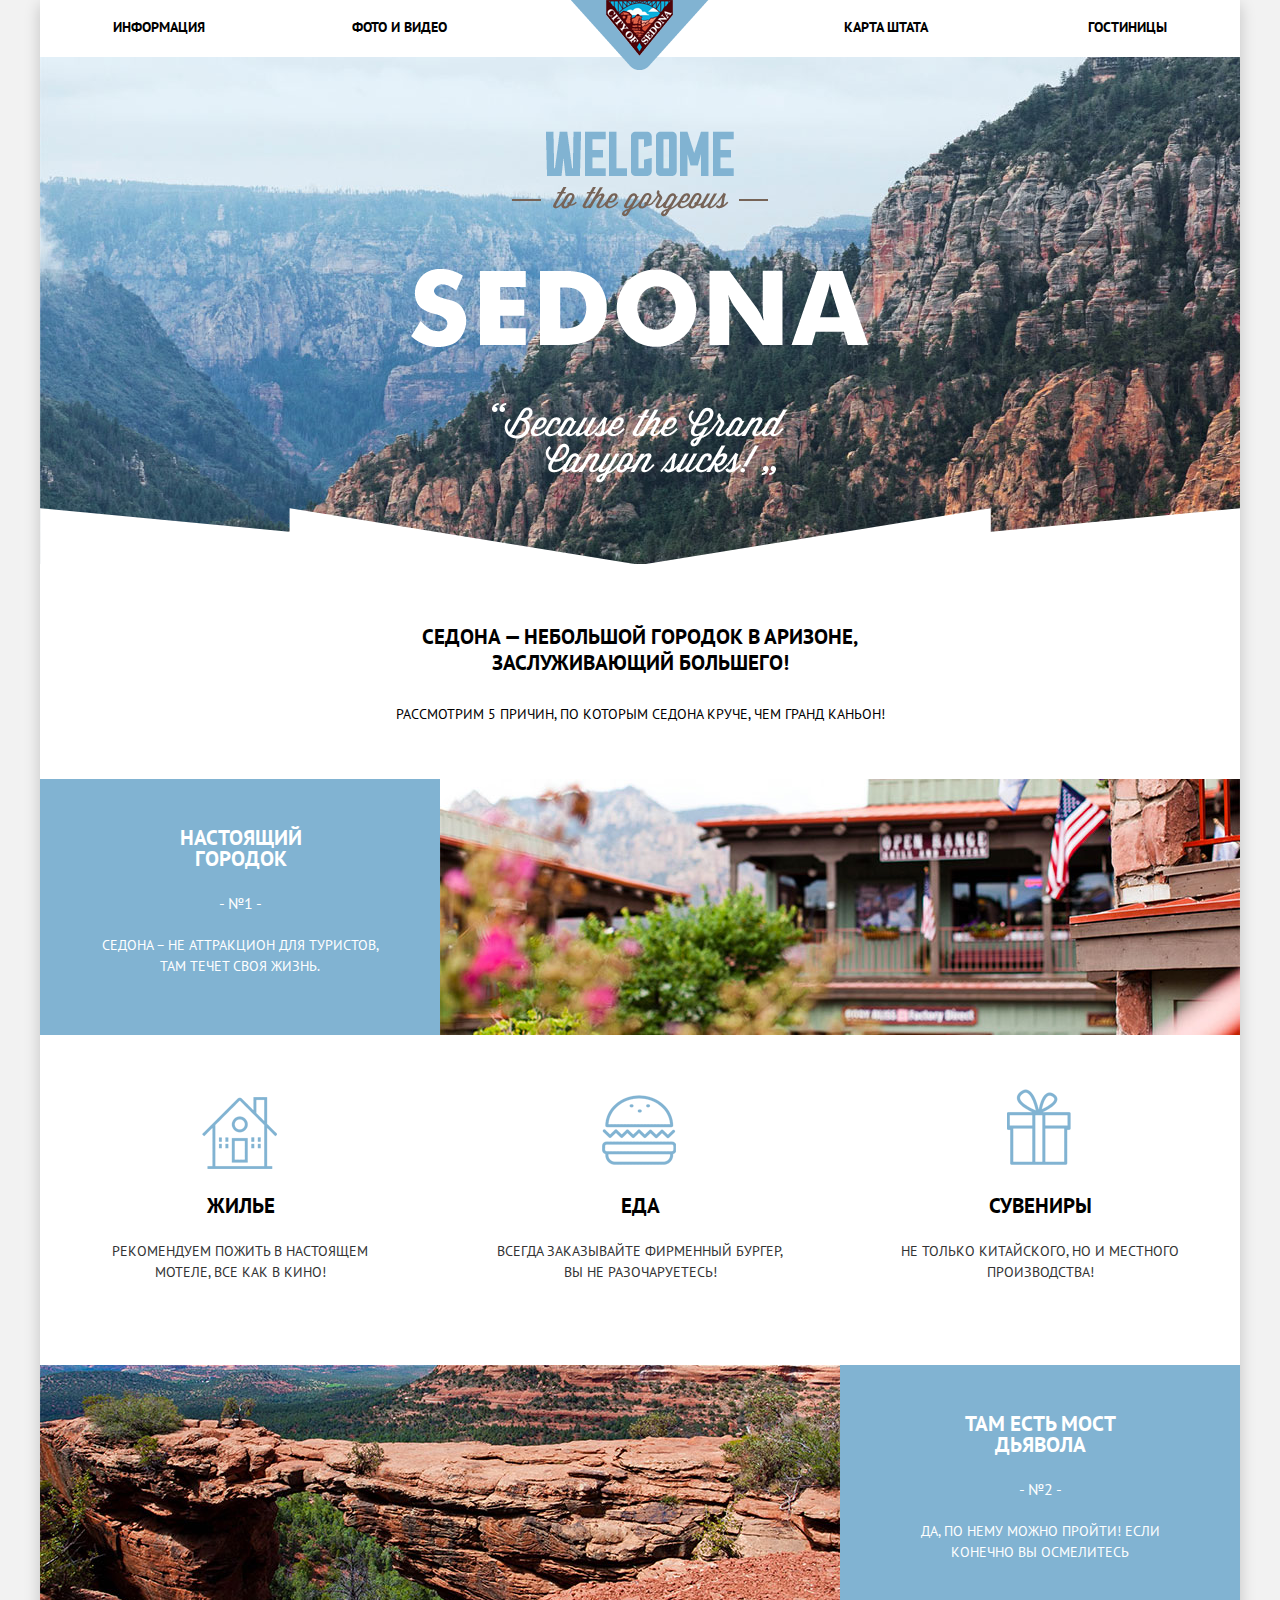
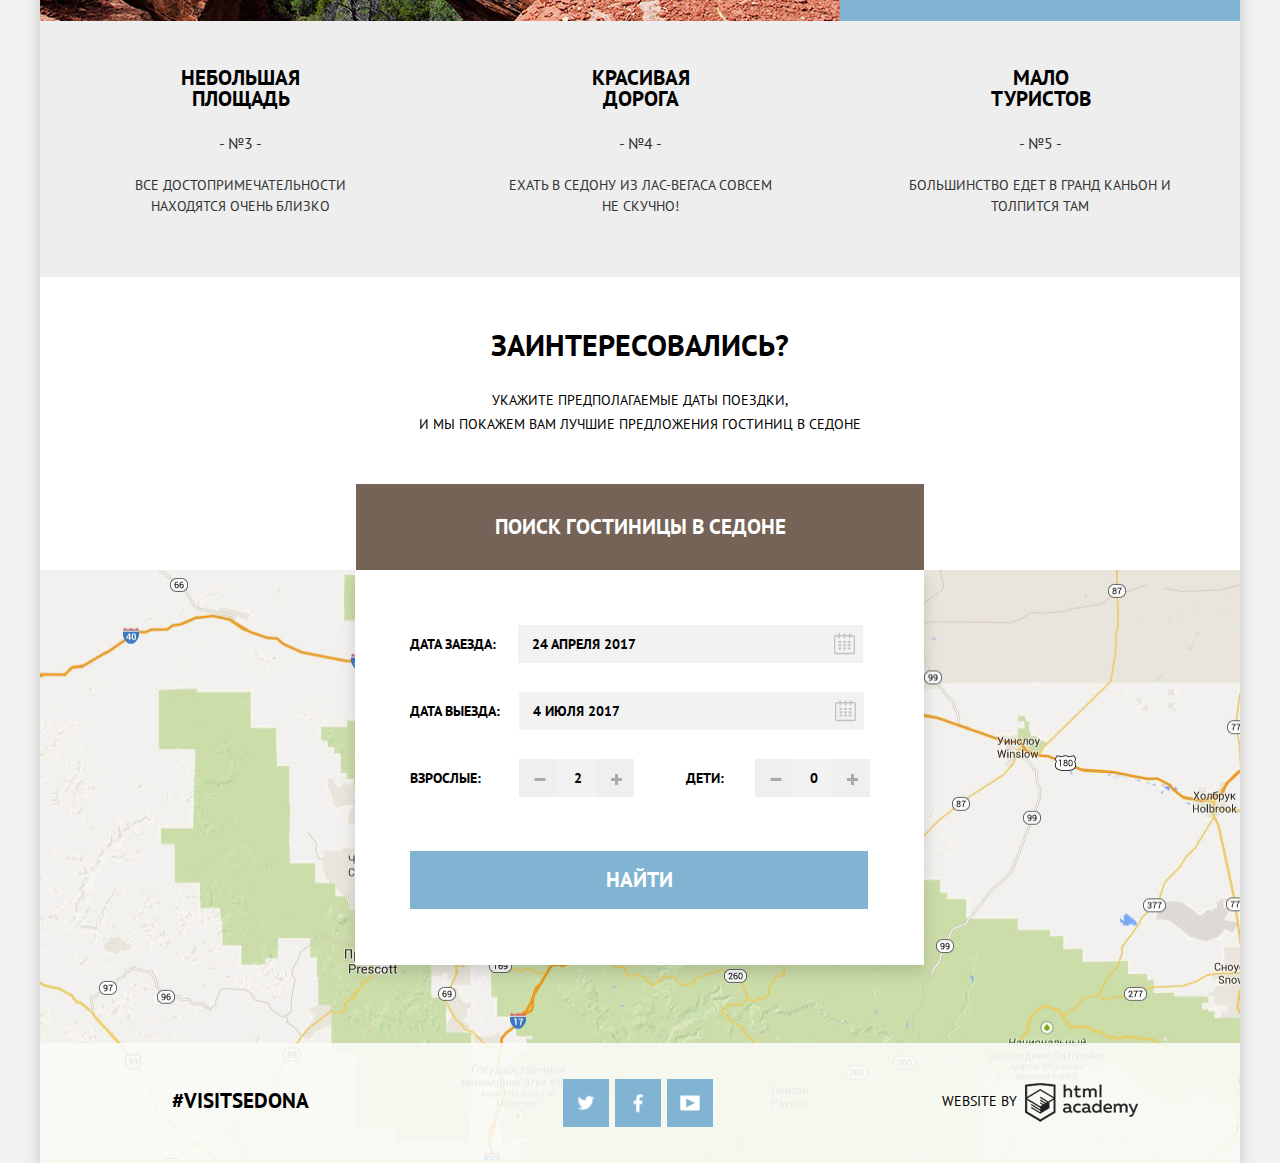
<file: index.html>
<!DOCTYPE html>
<html lang="ru">
  <head>
    <meta charset="utf-8">
    <title>Седона</title>
    <link href="https://fonts.googleapis.com/css?family=PT+Sans:400,700" rel="stylesheet">
    <link href="css/normalize.css" rel="stylesheet">
    <link href="css/style-min.css" rel="stylesheet">
  </head>
  <body>
    <div class="container">
      <div class="logo">
        <img src="img/logo.png" width="138" height="70" alt="Городок Седона">
      </div>

      <header class="main-header clearfix">
        <nav class="main-menu">
          <ul class="nav-list">
            <li>
              <a href="#">Информация</a>
            </li>
            <li>
              <a href="#">Фото и видео</a>
            </li>
            <li>
              <a href="sedona-hotels.html">Гостиницы</a>
            </li>
            <li>
              <a href="#">Карта штата</a>
            </li>
          </ul>
        </nav>
      </header>
      <main>
        <div class="intro">
          <img src="img/intro-title.png" width="458" height="352" alt="Добро пожаловать в Седону">
          <div class="intro-reason">
            <h2 class="intro-title">Седона — небольшой городок в Аризоне, заслуживающий большего!</h2>
            <p>Рассмотрим 5 причин, по которым Седона круче, чем Гранд Каньон!</p>
          </div>
        </div>

        <section class="reasons">
          <div class="reason-item clearfix">
            <img class="reason-img-right" src="img/photo1.jpg" width="800" height="256" alt="Фото городка">
            <div class="reason-disc">
              <h2 class="reason-title">Настоящий городок</h2>
              <span>- №1 -</span>
              <p>Седона – не аттракцион для туристов, там течет своя жизнь.</p>
            </div>
          </div>

          <div class="reasons-item clearfix">
            <div class="reason-disc group1">
              <h2 class="reason-title">Жилье</h2>
              <p>Рекомендуем пожить в настоящем мотеле, все как в кино!</p>
            </div>
            <div class="reason-disc group1">
              <h2 class="reason-title">Еда</h2>
              <p>Всегда заказывайте фирменный бургер, вы не разочаруетесь!</p>
            </div>
            <div class="reason-disc group1">
              <h2 class="reason-title">Сувениры</h2>
              <p>Не только китайского, но и местного производства!</p>
            </div>
          </div>

          <div class="reason-item clearfix">
            <img class="reason-img-left" src="img/photo2.jpg" width="800" height="256" alt="Фото моста дьявола">
            <div class="reason-disc">
              <h2 class="reason-title">Там есть мост дьявола</h2>
              <span>- №2 -</span>
              <p>Да, по нему можно пройти! Если конечно вы осмелитесь</p>
            </div>
          </div>

          <div class="reasons-item clearfix">
            <div class="reason-disc group2">
              <h2 class="reason-title">Небольшая площадь</h2>
              <span>- №3 -</span>
              <p>Все достопримечательности находятся очень близко</p>
            </div>
            <div class="reason-disc group2">
              <h2 class="reason-title">Красивая дорога</h2>
              <span>- №4 -</span>
              <p>Ехать в Седону из Лас-Вегаса совсем не скучно!</p>
            </div>
            <div class="reason-disc group2">
              <h2 class="reason-title">Мало туристов</h2>
              <span>- №5 -</span>
              <p>Большинство едет в Гранд Каньон и толпится там</p>
            </div>
          </div>
        </section>

        <section class="decision">
          <h2 class="decision-title">Заинтересовались?</h2>
          <p>Укажите предполагаемые даты поездки,<br> и мы покажем вам лучшие предложения гостиниц в Седоне</p>
          <a href="form-search.html">Поиск гостиницы в Седоне</a>
        </section>
      </main>

      <footer class="main-footer">
        <iframe src="https://www.google.com/maps/embed?pb=!1m14!1m8!1m3!1d2831003.9212831445!2d-116.10626456185588!3d34.50937010654865!3m2!1i1024!2i768!4f13.1!3m3!1m2!1s0x872da132f942b00d%3A0x5548c523fa6c8efd!2z0KHQtdC00L7QvdCwLCDQkNGA0LjQt9C-0L3QsCA4NjMzNiwg0KHQqNCQ!5e0!3m2!1sru!2sru!4v1494248116036" width="1200" height="590" style="border:0" allowfullscreen></iframe>
        <form class="modal-search-form modal-search-form-show" action="https://echo.htmlacademy.ru" method="post">
          <div class="conteiner-field">
            <label for="arrival">Дата заезда:</label>
            <div class="calendar">
              <input id="arrival" type="text" name="arrival" value="24 апреля 2017" title="Дата заезда">
              <button class="calendar-btn" type="button">Календарь</button>
            </div>
          </div>
          <div class="conteiner-field">
            <label for="departure">Дата выезда:</label>
            <div class="calendar departure">
              <input id="departure" type="text" name="departure" value="4 июля 2017" title="Дата выезда">
              <button class="calendar-btn" type="button">Календарь</button>
            </div>
          </div>

          <div class="conteiner-field">
            <label for="amount-people">Взрослые:</label>
            <div class="amount people">
              <button class="amount-btn minus-btn" type="button">Уменьшить</button>
              <input id="amount-people" type="text" name="amount-people" value="2" title="Сколько взрослых?">
              <button class="amount-btn plus-btn" type="button">Увеличить</button>
            </div>
            <label for="amount-child">Дети:</label>
            <div class="amount child">
              <button class="amount-btn minus-btn" type="button">Уменьшить</button>
              <input id="amount-child" type="text" name="amount-child" value="0" title="Сколько детей?">
              <button class="amount-btn plus-btn" type="button">Увеличить</button>
            </div>
          </div>
          <button class="search-btn" type="submit">Найти</button>
        </form>

        <div class="footer-bottom">
          <div class="footer-hashtag">
            <a href="index.html">#visitsedona</a>
          </div>
          <div class="footer-social">
            <a class="social-btn social-btn-tw" href="#">Твиттер</a>
            <a class="social-btn social-btn-fb" href="#">Фейсбук</a>
            <a class="social-btn social-btn-yt" href="#">YouTube</a>
          </div>
          <div class="footer-copyright">
            <a href="https://htmlacademy.ru">Website by</a>
          </div>
        </div>

      </footer>

    </div>
    <script src="js/popup-form-min.js"></script>
  </body>
</html>
</file>
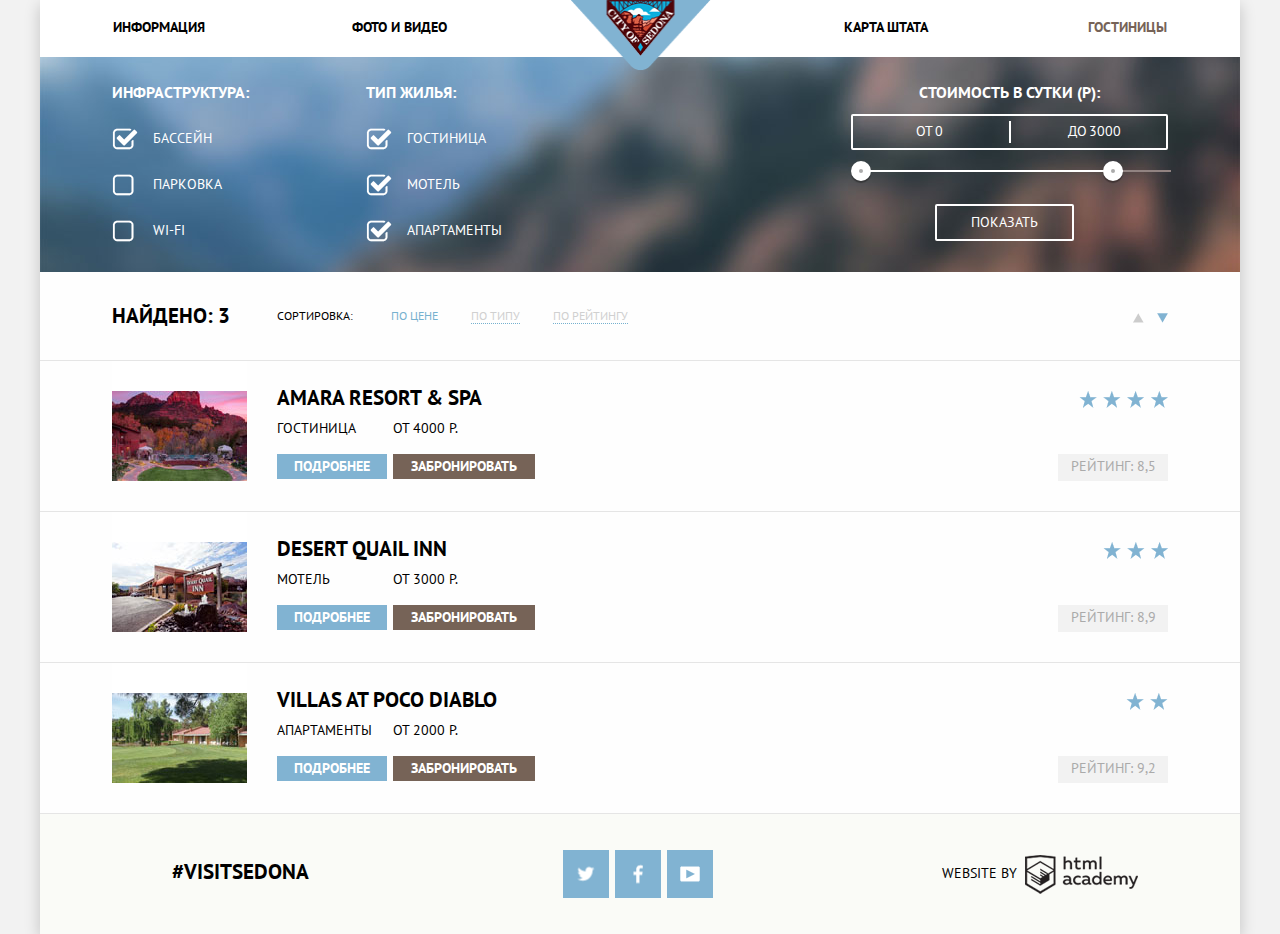
<file: sedona-hotels.html>
<!DOCTYPE html>
<html lang="ru">
  <head>
    <meta charset="utf-8">
    <title>Гостиницы Седоны</title>
    <link href="https://fonts.googleapis.com/css?family=PT+Sans:400,700" rel="stylesheet">
    <link href="css/normalize.css" rel="stylesheet">
    <link href="css/style-min.css" rel="stylesheet">
  </head>
  <body>
    <div class="container clearfix">
      <div class="logo">
        <a href="index.html"><img src="img/logo.png" width="140" height="70" alt="Городок Седона"></a>
      </div>

      <header class="main-header clearfix">
        <nav class="main-menu">
          <ul class="nav-list">
            <li>
              <a href="#">Информация</a>
            </li>
            <li>
              <a href="#">Фото и видео</a>
            </li>
            <li class="active-page">
              <a href="#">Гостиницы</a>
            </li>
            <li>
              <a href="#">Карта штата</a>
            </li>
          </ul>
        </nav>
      </header>

      <main>
        <form class="form-search-hotel clearfix" action="https://echo.htmlacademy.ru" method="post">
          <fieldset class="form-group1">
            <legend>Инфраструктура:</legend>
            <input id="pool" type="checkbox" name="pool" checked>
            <label for="pool">Бассейн</label>
            <input id="parking" type="checkbox" name="parking">
            <label for="parking">Парковка</label>
            <input id="wi-fi" type="checkbox" name="wi-fi">
            <label for="wi-fi">WI-FI</label>
          </fieldset>
          <fieldset class="form-group2">
            <legend>Тип жилья:</legend>
            <input id="hotel" type="checkbox" name="hotel" checked>
            <label for="hotel">Гостиница</label>
            <input id="motel" type="checkbox" name="motel" checked="">
            <label for="motel">Мотель</label>
            <input id="apatments" type="checkbox" name="apatments" checked>
            <label for="apatments">Апартаменты</label>
          </fieldset>
          <fieldset class="form-group3">
            <legend>Стоимость в сутки (р):</legend>
            <div class="cost">
              <label for="cost-from">от</label>
              <input type="text" id="cost-from" name="cost-from" value="0">
              <label for="cost-to">до</label>
              <input type="text" id="cost-to" name="cost-to" value="3000">
            </div>
            <div class="range">
              <span class="range-left"></span>
              <span class="range-right"></span>
            </div>
            <button class="btn-form" type="submit">Показать</button>
          </fieldset>
        </form>

        <section class="sort">
          <h2 class="sort-title">Найдено: 3</h2>
          <span class="name-sort">Сортировка:</span>
          <div class="criterions">
            <a href="#">По цене</a>
            <a href="#">По типу</a>
            <a href="#">По рейтингу</a>
          </div>
          <a class="sort-up" href="#">По возрастанию</a>
          <a class="sort-down sort-down-active" href="#">По убыванию</a>
        </section>

        <article class="home clearfix">
          <img src="img/amara.jpg" alt="Фото курорта" width="135" height="90">
          <div class="home-container clearfix">
            <a class="home-title" href="#">Amara Resort & SPA</a>
            <div class="description">
              <span class="type-home">Гостиница</span>
              <a href="#">Подробнее</a>
            </div>
            <div class="order">
              <span class="order-price">от 4000 р.</span>
              <a href="#">Забронировать</a>
            </div>
          </div>
          <div class="rating">
            <span class="stars star-four">Четыре звезды</span>
            <span class="rating-value">Рейтинг: 8,5</span>
          </div>
        </article>

        <article class="home clearfix">
          <img src="img/desert.jpg" alt="Фото мотеля" width="135" height="90">
          <div class="home-container clearfix">
            <a class="home-title" href="#">Desert Quail Inn</a>
            <div class="description">
              <span class="type-home">Мотель</span>
              <a href="#">Подробнее</a>
            </div>
            <div class="order">
              <span class="order-price">от 3000 р.</span>
              <a href="#">Забронировать</a>
            </div>
          </div>
          <div class="rating">
            <span class="stars star-three">Три звезды</span>
            <span class="rating-value">Рейтинг: 8,9</span>
          </div>
        </article>

        <article class="home clearfix">
          <img src="img/villas.jpg" alt="Фото деревни" width="135" height="90">
          <div class="home-container clearfix">
            <a class="home-title" href="#">Villas at Poco Diablo</a>
            <div class="description">
              <span class="type-home">Апартаменты</span>
              <a href="#">Подробнее</a>
            </div>
            <div class="order">
              <span class="order-price">от 2000 р.</span>
              <a href="#">Забронировать</a>
            </div>
          </div>
          <div class="rating">
            <span class="stars star-two">Две звезды</span>
            <span class="rating-value">Рейтинг: 9,2</span>
          </div>
        </article>
      </main>

      <footer class="footer-bottom footer-hotel">
        <div class="footer-hashtag">
          <a href="index.html">#visitsedona</a>
        </div>
        <div class="footer-social">
          <a class="social-btn social-btn-tw" href="#">Твиттер</a>
          <a class="social-btn social-btn-fb" href="#">Фейсбук</a>
          <a class="social-btn social-btn-yt" href="#">YouTube</a>
        </div>
        <div class="footer-copyright">
          <a href="https://htmlacademy.ru">Website by</a>
        </div>
      </footer>

    </div>
  </body>
</html>
</file>
<file: css/style-min.css>
body,html{min-width:1200px;margin:0;padding:0;background-color:#f2f2f2}body,button,input{font-family:"PT Sans","Arial",sans-serif;text-transform:uppercase;color:#000;font-weight:400}.clearfix::after{content:"";display:table;clear:both}img{max-width:100%}::-moz-selection{color:#fff;background-color:#81b3d2}.container{width:1200px;margin:0 auto;background-color:#fff;box-shadow:0 5px 15px 0 rgba(0,0,0,.2)}.main-header{min-height:57px;padding-left:73px;padding-right:73px}.main-menu{min-height:56px}.nav-list{list-style-type:none;padding:0;margin:0}.main-menu li{display:inline-block;vertical-align:middle;padding-top:17px;width:239px}.main-menu li:nth-child(n+2){float:right;text-align:right}.main-menu li:nth-child(-n+2){float:left;text-align:left}.main-menu a{color:#000;text-decoration:none;text-transform:uppercase;font-size:14px;font-weight:700}.main-menu a:hover{color:#81b3d2}.main-menu a:active{color:rgba(0,0,0,.3)}.active-page a{color:#766357}.logo{position:absolute;top:0;left:50%;margin-left:-69px}.intro{padding-top:74px;text-align:center;color:#000;background-color:#f2f2f2;background-image:url(../img/intro-bottom.png),url(../img/intro.jpg);background-size:1200px 57px,1200px 773px;background-repeat:no-repeat,no-repeat;background-position:center 451px,center -56px}.intro-title{font-size:21px;font-weight:700;line-height:26px;margin-left:320px;margin-right:320px}.intro-reason{margin-top:78px;padding-top:42px;padding-bottom:30px;background-color:#fff}.intro-reason p{font-size:14px;line-height:42px}.reason-item{min-height:256px;margin:0;background-color:#81b3d2}.reason-img-right{float:right;color:#000;background-color:#fff}.reason-img-left{float:left;color:#000;background-color:#eee}.reason-disc{display:block;float:left;width:400px;color:#fff;text-align:center}.reason-title{margin:48px 124px 25px 125px;font-size:21px;font-weight:700;line-height:21px}.reason-disc p{font-size:14px;line-height:21px;margin-top:22px;margin-left:49px;margin-right:49px}.group1 .reason-title{color:#000;margin-top:160px}.group2 .reason-title{color:#000;margin-top:46px}.group1 p{margin-bottom:82px}.group2 p{margin-bottom:60px;margin-left:60px;margin-right:60px}.group1 p,.group1 span,.group2 p,.group2 span{color:#333}.group1{background-color:#fff}.group2{background-color:#eee}.group1:nth-child(1){background-image:url(../img/home.png);background-repeat:no-repeat;background-position:162px 62px}.group1:nth-child(2),.group1:nth-child(3){background-image:url(../img/meal.png);background-repeat:no-repeat;background-position:162px 60px}.group1:nth-child(3){background-image:url(../img/souvenir.png);background-position:167px 54px}.decision{margin:0 auto;padding-top:30px;text-align:center;background-color:#fff}.decision a,.decision-title{font-weight:700;line-height:26px}.decision-title{margin-bottom:30px;font-size:30px}.decision p{font-size:14px;line-height:24px}.decision a{display:block;margin:48px auto 0;padding-top:30px;width:568px;height:56px;color:#fff;font-size:21px;text-transform:uppercase;text-decoration:none;background-color:#766357}.decision a:hover{background-color:#604e44}.decision a:active{color:#928b85;background-color:#503e32}.main-footer{width:100%;min-height:590px;margin:0 auto;background-color:#cbe6a3;background-image:url(../img/map.jpg);background-repeat:no-repeat;background-size:1200px 590px;position:relative}.modal-search-form{display:none;width:459px;height:285px;position:absolute;top:0;left:315px;margin:0 auto 78px;padding:55px;background-color:#fff;box-shadow:0 7px 15px 0 rgba(0,0,0,.15)}.modal-search-form-show{display:block;animation-name:modal-down;animation-duration:3s;animation-delay:.2s;animation-fill-mode:both}@-webkit-keyframes modal-down{0%{-webkit-transform:rotate(90deg);-ms-transform:rotate(90deg);transform:rotate(90deg)}50%{-webkit-transform:translateY(78px);-ms-transform:translateY(78px);transform:translateY(78px)}to{-webkit-transform:translateY(0);-ms-transform:translateY(0);transform:translateY(0)}}@keyframes modal-down{0%{-webkit-transform:rotate(90deg);-ms-transform:rotate(90deg);transform:rotate(90deg)}50%{-webkit-transform:translateY(78px);-ms-transform:translateY(78px);transform:translateY(78px)}to{-webkit-transform:translateY(0);-ms-transform:translateY(0);transform:translateY(0)}}.conteiner-field{height:38px;margin-bottom:29px;font-size:0}.calendar,.conteiner-field label{display:inline-block;vertical-align:middle}.conteiner-field label{line-height:26px}.conteiner-field label,.modal-search-form input[type=text]{font-size:14px;font-weight:700}.calendar{margin-left:22px;width:345px;border:0;position:relative}.departure{margin-left:19px}.calendar input:hover,.calendar:hover{background-color:#ebebeb}.calendar input{width:100%;height:38px;box-sizing:border-box;background-color:#f2f2f2;border:2px solid transparent;padding-left:12px}.calendar input:focus{background-color:#fff;border:2px solid #e5e5e5}.calendar-btn{float:right;width:21px;height:22px;border:0;font-size:0;background-image:url(../img/sprite.png);background-repeat:no-repeat;background-position:-5px -5px;background-color:transparent;position:absolute;right:8px;top:8px;cursor:pointer}.calendar-btn:hover{background-position:-5px -37px}.calendar-btn:active{background-position:-5px -69px}.amount{width:114px;height:38px;display:inline-block;vertical-align:middle;background-color:#f2f2f2;border:0;font-size:0;position:relative}.people{margin-left:38px;margin-right:53px}.child{float:right}.amount-btn{display:inline-block;vertical-align:middle;width:38px;height:38px;font-size:0;border:2px solid transparent;background-image:url(../img/sprite.png);background-repeat:no-repeat;position:absolute;top:0;left:0;cursor:pointer}.minus-btn{float:left;background-position:-5px -529px}.plus-btn{float:right;left:77px;background-position:-5px -673px}.minus-btn:hover{background-position:-5px -577px}.minus-btn:active{background-position:-5px -625px}.plus-btn:hover{background-position:-5px -721px}.plus-btn:active{background-position:-5px -769px}.amount input{width:34px;height:32px;display:inline-block;vertical-align:middle;position:absolute;left:38px;background-color:#f2f2f2;border:2px solid transparent;text-align:center}.amount input:hover{background-color:#ebebeb}.amount input:focus{background-color:#fff;border:2px solid #e5e5e5}.search-btn{width:458px;height:58px;margin-top:25px;color:#fff;font-size:21px;font-weight:700;line-height:26px;text-align:center;text-transform:uppercase;background-color:#81b3d2;border:0;cursor:pointer}.search-btn:hover{background-color:#669ec1}.search-btn:active{color:#99b9d2;background-color:#5596be}.footer-bottom{width:1200px;height:120px;font-size:0;background-color:rgba(249,251,246,.9);position:absolute;bottom:0}.footer-hotel{position:relative}.footer-hashtag,.footer-social{display:inline-block;text-align:center;vertical-align:middle}.footer-hashtag{padding-bottom:4px;width:400px}.footer-hashtag a{color:#000;text-decoration:none;text-transform:uppercase;font-size:21px;line-height:26px;font-weight:700}.footer-hashtag a:hover{color:#78b0d5}.footer-hashtag a:active{color:#c8c8c8}.footer-social{width:398px;font-size:0;padding-left:2px}.social-btn{display:inline-block;vertical-align:top;width:46px;height:48px;margin-right:6px;margin-top:36px;margin-bottom:36px;background-color:#81b3d2;position:relative}.social-btn::before{content:"";position:absolute;top:50%;left:50%;-webkit-transform:translate(-50%,-50%);-ms-transform:translate(-50%,-50%);transform:translate(-50%,-50%);background-image:url(../img/sprite.png);background-repeat:no-repeat}.social-btn:hover{background-color:#669ec0}.social-btn:active::before{opacity:.3}.social-btn-tw::before{width:17px;height:15px;background-position:-5px -817px}.social-btn-fb::before{width:10px;height:19px;background-position:-5px -353px}.social-btn-yt::before{width:20px;height:16px;background-position:-5px -902px}.footer-copyright,.footer-copyright a{display:inline-block;vertical-align:middle}.footer-copyright{width:298px;height:39px;margin-top:10px;padding-left:102px;text-align:left}.footer-copyright a{position:relative;color:#010101;text-decoration:none;text-transform:uppercase;font-size:14px;line-height:26px}.footer-copyright a::after{content:"";position:absolute;left:83px;top:-5px;background-image:url(../img/sprite.png);background-repeat:no-repeat;width:113px;height:39px;background-position:-5px -382px}.footer-copyright a:hover::after{width:113px;height:39px;background-position:-5px -431px}.footer-copyright a:active::after{width:113px;height:39px;background-position:-5px -480px}.form-search-hotel{min-height:190px;padding-top:25px;background-color:#f2f2f2;background-image:url(../img/intro2.jpg);background-position:0 -50px}.form-search-hotel fieldset{border:0}.form-search-hotel legend{color:#fff;font-size:16px;font-weight:700;line-height:21px}.form-group1,.form-group2{float:left;margin-left:72px;margin-bottom:30px;padding:0;width:180px}input[type=checkbox]+label{display:block;margin:25px 0 0;color:#fff;font-size:14px;line-height:21px;padding-left:41px;position:relative;cursor:pointer}input[type=checkbox]+label::before{content:"";position:absolute;top:0;left:0;width:26px;height:22px;background:url(../img/sprite.png) no-repeat;background-position:-5px -133px}input[type=checkbox]+label:hover::before{background-position:-5px -165px}input[type=checkbox]:checked+label::before{background-position:-5px -101px}input[type=checkbox]:checked+label:hover::before{background-position:-5px -229px}input[type=checkbox]:checked:disabled+label::before{background-position:-5px -261px}input[type=checkbox]:disabled+label::before{background-position:-5px -197px}input[type=checkbox]{display:none}.form-group3{float:right;margin-right:72px;padding:0;width:317px;text-align:center}.cost,.range{position:relative}.cost{width:313px;margin:11px 0;padding-top:2px;border:2px solid #fefefe;border-radius:2px;height:30px}.cost::after{content:"";width:2px;height:22px;position:absolute;left:50%;top:50%;background:#fefefe;-webkit-transform:translate(-50%,-50%);-ms-transform:translate(-50%,-50%);transform:translate(-50%,-50%)}.cost input,.cost label{float:left;color:#fff;font-size:14px}.cost label{display:inline-block;vertical-align:top;text-align:right;cursor:pointer;width:80px;line-height:27px}.cost input{width:70px;padding-left:2px;line-height:25px;border:0;background:0 0}.range{height:22px;margin-bottom:21px;font-size:0;cursor:pointer}.range span{position:absolute;top:0;width:4px;height:4px;background:#ababab;border:8px solid #fff;border-radius:50%;box-shadow:0 2px 1px 0 rgba(0,1,1,.3)}.range-left{left:0}.range-right{right:45px}.range span:hover{background-color:#1c4f80}.range-left::before,.range-right::before{content:"";display:block;position:absolute;left:12px;width:48px;height:1px;border-bottom:2px solid #918381}.range-left::before{left:5px;width:260px;border-bottom:2px solid #fff}.btn-form{margin-right:10px;padding:6px 34px;color:#fff;font-size:14px;line-height:21px;background:0 0;border:2px solid #fefefe;border-radius:2px;cursor:pointer}.btn-form:hover{color:#000;background-color:#fff}.sort{height:74px;padding-top:14px;padding-left:72px;padding-right:72px;font-size:0;background-color:#fefefe;border-bottom:1px solid #e5e5e5}.sort>*{display:inline-block;vertical-align:middle}.sort-title{width:125px;margin-right:40px;font-size:21px;font-weight:700;line-height:26px}.criterions a,.name-sort{font-size:12px;line-height:18px}.name-sort{width:75px;margin-right:39px}.criterions a{margin-right:33px;color:#d0d0d0;text-decoration:none;border-bottom:1px dotted #76b1cf}.criterions a:first-child{color:#76b1cf;border-bottom:none}.criterions a:hover{color:#76b1cf;border-bottom:1px dotted #76b1cf}.criterions a:active{color:#000;border-bottom:none}.sort-down,.sort-up{float:right;position:relative;cursor:pointer}.sort-down::before,.sort-up::before{content:"";position:absolute;top:27px;right:24px;width:11px;height:10px;background:url(../img/sprite.png) no-repeat;background-position:-5px -842px}.sort-down::before{right:0;background-position:-5px -293px}.sort-up:hover::before{background-position:-5px -862px}.sort-down:hover::before{background-position:-5px -313px}.sort-up:active::before{background-position:-5px -882px}.sort-down-active::before,.sort-down:active::before{background-position:-5px -333px}.home{height:150px;padding-left:72px;background-color:#fefefe;border-bottom:1px solid #e5e5e5}.home img{float:left;padding-top:30px;color:#000;background-color:#fff}.home-container{float:left;width:544px;padding-left:30px;margin-top:28px}.home-title{display:block;padding:0;margin:0 0 11px;color:#000;font-size:21px;font-weight:700;line-height:18px;text-decoration:none}.home-title:hover{color:#78b0d5}.home-title:active{color:#c8c8c8}.description{float:left;width:110px}.order-price,.type-home{font-size:14px;line-height:21px}.description a,.order a{display:block;width:110px;height:25px;margin-top:15px;text-align:center;color:#fff;font-size:14px;font-weight:700;line-height:25px;text-decoration:none;background-color:#81b3d2}.order a{width:142px;background-color:#766357}.description a:hover{background-color:#669ec1}.description a:active{color:#92b8cd;background-color:#5596be}.order{width:142px;float:left;margin-left:6px}.order a:hover{background-color:#604e44}.order a:active{color:#928b85;background-color:#503e32}.rating{float:right;width:110px;margin-right:72px;margin-top:30px;margin-bottom:30px}.rating-value,.stars{display:block;width:110px}.rating-value{margin-top:46px;text-align:center;color:#aaa;line-height:25px;background-color:#f2f2f2;height:27px;font-size:14px}.stars{height:17px;font-size:0;background-repeat:no-repeat;background-position:right}.star-four{background-image:url(../img/stars-4.png)}.star-three{background-image:url(../img/stars-3.png)}.star-two{background-image:url(../img/stars-2.png)}
</file>
